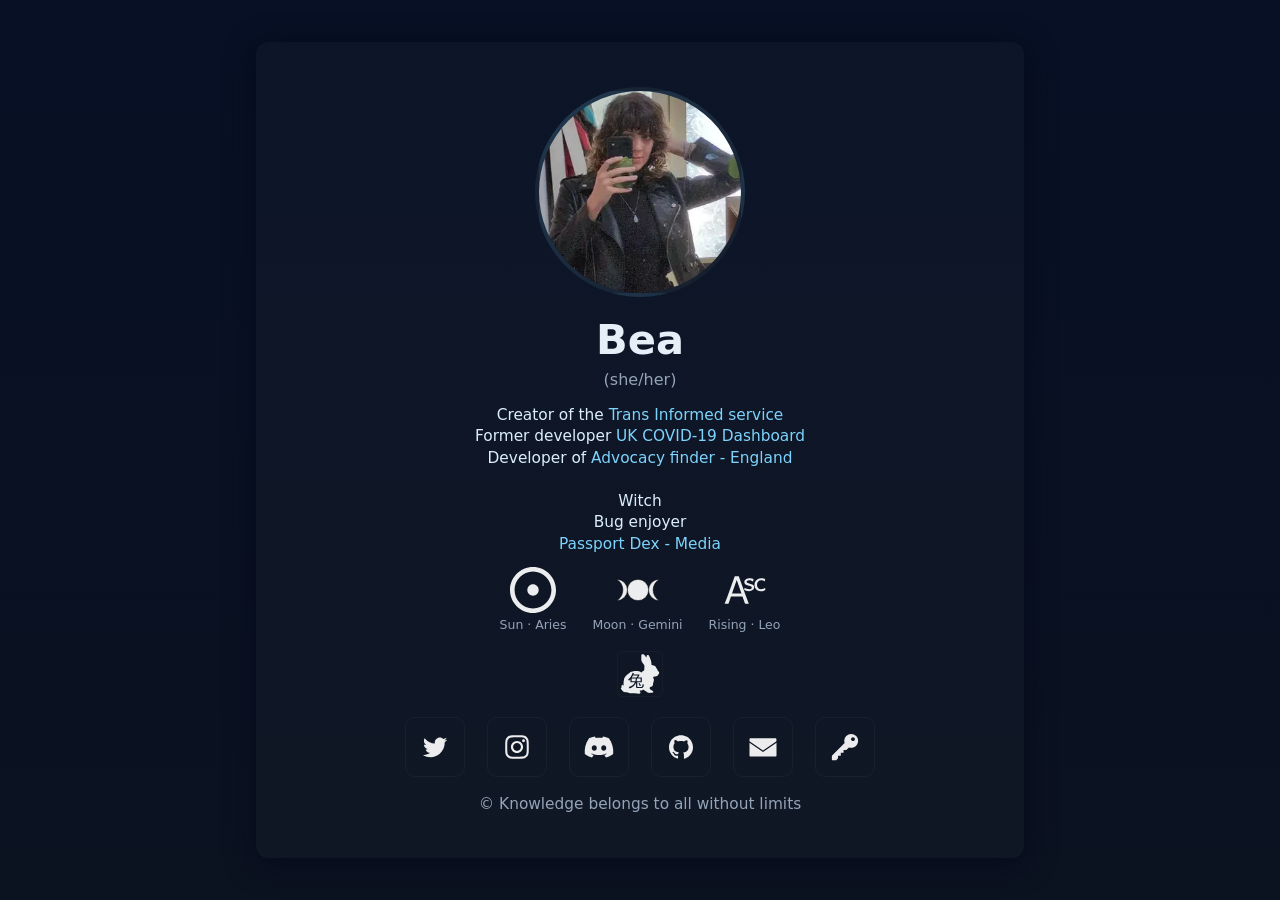
<file: index.html>
<!doctype html>
<html lang="en">

<head>
  <meta charset="utf-8">
  <meta name="viewport" content="width=device-width,initial-scale=1">
  <title>Bea - beawitcht</title>
  <link rel="stylesheet" href="styles.css">
</head>

<body>
  <main class="card">
    <div class="avatar" role="img" aria-label="Profile image">
      <img src="images/me.webp" alt="Bea">
    </div>
    <h1>Bea</h1>
    <p class="pronouns">(she/her)</p>

    <p class="roles">Creator of the <a href="https://www.transinformed.co.uk/" target="_blank" rel="noopener">Trans Informed
        service</a>
      <br>Former developer <a href="https://web.archive.org/web/20220326071240/https://coronavirus.data.gov.uk/"
        target="_blank" rel="noopener">UK COVID-19 Dashboard</a><br>
        Developer of <a href="https://advocacy.beawitcht.com/"
        rel="noopener">Advocacy finder - England</a>
      <br> 
      <br>Witch
      <br>Bug enjoyer
      <br><a href="https://passportdex.com/beawitcht">Passport Dex - Media</a>
      <br>
      <span class="big-three" aria-label="Astrology: sun, moon, rising">
        <span class="astro" role="img" aria-label="Sun symbol">
          <svg fill="#ecedee" version="1.1" id="Capa_1" xmlns="http://www.w3.org/2000/svg"
            xmlns:xlink="http://www.w3.org/1999/xlink" viewBox="0 0 482.112 482.112" xml:space="preserve">
            <g>
              <path
                d="M241.055,0C108.141,0,0.007,108.134,0.007,241.048c0,132.922,108.134,241.064,241.048,241.064   c132.915,0,241.05-108.142,241.05-241.064C482.105,108.134,373.97,0,241.055,0z M241.055,434.267   c-106.53,0-193.202-86.68-193.202-193.218c0-106.531,86.672-193.203,193.202-193.203c106.53,0,193.204,86.672,193.204,193.203   C434.259,347.587,347.585,434.267,241.055,434.267z" />
              <path
                d="M241.055,181.561c-32.862,0-59.494,26.634-59.494,59.496s26.632,59.496,59.494,59.496   c32.863,0,59.496-26.634,59.496-59.496S273.918,181.561,241.055,181.561z" />
            </g>
          </svg>
          <span class="label">Sun · Aries</span>
        </span>

        <span class="astro" role="img" aria-label="Moon symbol">
          <svg viewBox="0 0 800 412" xmlns="http://www.w3.org/2000/svg" xmlns:xlink="http://www.w3.org/1999/xlink">
            <g stroke-width="6" stroke-miterlimit="10" stroke="#000000" transform="translate(16,6)scale(1.28,1.28)"
              fill="#ecedee">
              <circle cx="300" cy="156" r="144" />
              <path d="M12,12A144,144 0 0,1 12,300A166.276878,166.276878 0 0,0 12,12Z" />
              <path d="M588,300A144,144 0 0,1 588,12A166.276878,166.276878 0 0,0 588,300Z" />
            </g>
          </svg>
          <span class="label">Moon · Gemini</span>
        </span>

        <span class="astro" role="img" aria-label="Ascendant symbol">
          <svg viewBox="0 0 12 12" version="1.1">
            <g fill="#ecedee">
              <path
                d="M 1.6881836,9.5644531 H 0.6872066 C 0.77509727,9.3658854 0.86949827,9.141276 0.9704096,8.890625 1.0713209,8.639974 1.2047846,8.2867838 1.3708006,7.8310546 L 3.3239254,2.4355468 h 1.0498047 l 1.953125,5.3955078 C 6.4896155,8.2835286 6.623079,8.6367188 6.7272457,8.890625 6.8314124,9.1445312 6.9258134,9.3691406 7.0104489,9.5644531 H 6.0094723 L 5.3454098,7.6845703 H 2.3424806 Z M 5.0817379,6.9277343 3.8366207,3.3876953 2.6061516,6.9277343 Z" />
              <path
                d="M 8.234277,3.1972656 8.1122067,3.7539062 C 7.9982744,3.6920573 7.8550452,3.6269531 7.6825192,3.5585937 7.5099931,3.4869791 7.3179358,3.4511718 7.1063473,3.4511718 c -0.2539063,0 -0.4296875,0.045573 -0.5273437,0.1367188 -0.094401,0.087891 -0.1416016,0.1790365 -0.1416016,0.2734375 0,0.07487 0.017904,0.1383464 0.053711,0.1904297 0.039063,0.052083 0.1171877,0.1009115 0.234375,0.1464843 0.1171875,0.042318 0.2945964,0.089519 0.5322266,0.1416016 0.3092448,0.065104 0.5745443,0.1692707 0.7958984,0.3125 0.2213542,0.1432292 0.3320313,0.3613282 0.3320313,0.6542969 0,0.2864584 -0.1285807,0.5273438 -0.3857422,0.7226562 C 7.7459958,6.2246094 7.436751,6.3222656 7.0721677,6.3222656 6.7922198,6.3222656 6.5350583,6.2864586 6.3006833,6.2148437 6.0695636,6.1432291 5.8872719,6.0569661 5.7538083,5.9560546 l 0.1708985,-0.571289 c 0.1529948,0.1302084 0.3385417,0.234375 0.5566406,0.3125 0.2213542,0.078125 0.4231771,0.1171875 0.6054688,0.1171875 0.1985677,0 0.3613281,-0.043945 0.4882812,-0.131836 0.1302083,-0.087891 0.1953125,-0.1871744 0.1953125,-0.2978515 0,-0.1171875 -0.061849,-0.2213542 -0.1855469,-0.3125 C 7.4644203,4.9778646 7.2137692,4.8867187 6.8329098,4.7988281 6.4162431,4.7044271 6.1428056,4.5791015 6.0125973,4.4228515 5.8856442,4.2666015 5.8221676,4.0908203 5.8221676,3.8955078 c 0,-0.097656 0.037435,-0.2213542 0.1123047,-0.3710938 C 6.0093421,3.3746744 6.141178,3.2412109 6.3299801,3.1240234 6.5220374,3.0035807 6.7922197,2.9433593 7.140527,2.9433593 c 0.2473958,0 0.4606119,0.027669 0.6396484,0.083008 0.1822917,0.052083 0.3336589,0.1090495 0.4541016,0.1708983 z" />
              <path
                d="m 11.244433,5.4189453 0.06836,0.5566406 c -0.175781,0.1204428 -0.35319,0.2083334 -0.532227,0.2636719 -0.175781,0.055339 -0.392252,0.083008 -0.649414,0.083008 -0.305989,0 -0.5843093,-0.065104 -0.8349603,-0.1953125 C 9.0455399,5.9934897 8.8453447,5.8046875 8.6956051,5.5605468 8.5491208,5.3164062 8.4758786,5.0250651 8.4758786,4.6865234 8.4758786,4.367513 8.5474932,4.0761719 8.6907223,3.8125 8.8372067,3.5488281 9.0422848,3.3388671 9.3059567,3.1826171 9.5728838,3.0231119 9.888639,2.9433593 10.253222,2.9433593 c 0.224609,0 0.419922,0.026042 0.585937,0.078125 0.166016,0.048828 0.3125,0.1123046 0.439454,0.1904297 L 11.156542,3.7832031 C 11.003547,3.6790365 10.848925,3.6009115 10.692675,3.5488281 10.53968,3.4934891 10.375292,3.4658201 10.199511,3.4658201 c -0.302734,0 -0.5582679,0.1057943 -0.7666012,0.3173828 -0.2050781,0.2083334 -0.3076172,0.4996745 -0.3076172,0.8740234 0,0.3417969 0.096029,0.6184896 0.288086,0.8300781 0.1920573,0.2083334 0.4541015,0.3125 0.7861324,0.3125 0.205078,0 0.392253,-0.032552 0.561523,-0.097656 0.172526,-0.065104 0.333659,-0.159505 0.483399,-0.2832031 z" />

            </g>
          </svg>
          <span class="label">Rising · Leo</span>
        </span>
      </span>
    </p>

    <div class="year-rabbit" aria-label="Year of the Rabbit">
      <img src="images/rabbit.svg" alt="Year of the Rabbit" class="rabbit-img">
    </div>

    <div class="socials" aria-label="social links">
      <a class="social" href="https://twitter.com/beawitcht" target="_blank" rel="noopener" aria-label="Twitter">
        <svg viewBox="0 0 40 40" aria-hidden="true">
          <path
            d="M36.3,10.2c-1,1.3-2.1,2.5-3.4,3.5c0,0.2,0,0.4,0,1c0,1.7-0.2,3.6-0.9,5.3c-0.6,1.7-1.2,3.5-2.4,5.1 c-1.1,1.5-2.3,3.1-3.7,4.3c-1.4,1.2-3.3,2.3-5.3,3c-2.1,0.8-4.2,1.2-6.6,1.2c-3.6,0-7-1-10.2-3c0.4,0,1.1,0.1,1.5,0.1 c3.1,0,5.9-1,8.2-2.9c-1.4,0-2.7-0.4-3.8-1.3c-1.2-1-1.9-2-2.2-3.3c0.4,0.1,1,0.1,1.2,0.1c0.6,0,1.2-0.1,1.7-0.2 c-1.4-0.3-2.7-1.1-3.7-2.3s-1.4-2.6-1.4-4.2v-0.1c1,0.6,2,0.9,3,0.9c-1-0.6-1.5-1.3-2.2-2.4c-0.6-1-0.9-2.1-0.9-3.3s0.3-2.3,1-3.4 c1.5,2.1,3.6,3.6,6,4.9s4.9,2,7.6,2.1c-0.1-0.6-0.1-1.1-0.1-1.4c0-1.8,0.8-3.5,2-4.7c1.2-1.2,2.9-2,4.7-2c2,0,3.6,0.8,4.8,2.1 c1.4-0.3,2.9-0.9,4.2-1.5c-0.4,1.5-1.4,2.7-2.9,3.6C33.8,11.2,35.1,10.9,36.3,10.2L36.3,10.2z" />
        </svg>
      </a>
      <a class="social" href="https://www.instagram.com/beawitcht/" target="_blank" rel="noopener"
        aria-label="Instagram">
        <svg viewBox="0 0 40 40" aria-hidden="true">
          <path
            d="M20,7c4.2,0,4.7,0,6.3,0.1c1.5,0.1,2.3,0.3,3,0.5C30,8,30.5,8.3,31.1,8.9c0.5,0.5,0.9,1.1,1.2,1.8c0.2,0.5,0.5,1.4,0.5,3 C33,15.3,33,15.8,33,20s0,4.7-0.1,6.3c-0.1,1.5-0.3,2.3-0.5,3c-0.3,0.7-0.6,1.2-1.2,1.8c-0.5,0.5-1.1,0.9-1.8,1.2 c-0.5,0.2-1.4,0.5-3,0.5C24.7,33,24.2,33,20,33s-4.7,0-6.3-0.1c-1.5-0.1-2.3-0.3-3-0.5C10,32,9.5,31.7,8.9,31.1 C8.4,30.6,8,30,7.7,29.3c-0.2-0.5-0.5-1.4-0.5-3C7,24.7,7,24.2,7,20s0-4.7,0.1-6.3c0.1-1.5,0.3-2.3,0.5-3C8,10,8.3,9.5,8.9,8.9 C9.4,8.4,10,8,10.7,7.7c0.5-0.2,1.4-0.5,3-0.5C15.3,7.1,15.8,7,20,7z M20,4.3c-4.3,0-4.8,0-6.5,0.1c-1.6,0-2.8,0.3-3.8,0.7 C8.7,5.5,7.8,6,6.9,6.9C6,7.8,5.5,8.7,5.1,9.7c-0.4,1-0.6,2.1-0.7,3.8c-0.1,1.7-0.1,2.2-0.1,6.5s0,4.8,0.1,6.5 c0,1.6,0.3,2.8,0.7,3.8c0.4,1,0.9,1.9,1.8,2.8c0.9,0.9,1.7,1.4,2.8,1.8c1,0.4,2.1,0.6,3.8,0.7c1.6,0.1,2.2,0.1,6.5,0.1 s4.8,0,6.5-0.1c1.6-0.1,2.9-0.3,3.8-0.7c1-0.4,1.9-0.9,2.8-1.8c0.9-0.9,1.4-1.7,1.8-2.8c0.4-1,0.6-2.1,0.7-3.8 c0.1-1.6,0.1-2.2,0.1-6.5s0-4.8-0.1-6.5c-0.1-1.6-0.3-2.9-0.7-3.8c-0.4-1-0.9-1.9-1.8-2.8c-0.9-0.9-1.7-1.4-2.8-1.8 c-1-0.4-2.1-0.6-3.8-0.7C24.8,4.3,24.3,4.3,20,4.3L20,4.3L20,4.3z" />
          <path
            d="M20,11.9c-4.5,0-8.1,3.7-8.1,8.1s3.7,8.1,8.1,8.1s8.1-3.7,8.1-8.1S24.5,11.9,20,11.9z M20,25.2c-2.9,0-5.2-2.3-5.2-5.2 s2.3-5.2,5.2-5.2s5.2,2.3,5.2,5.2S22.9,25.2,20,25.2z" />
          <path d="M30.6,11.6c0,1-0.8,1.9-1.9,1.9c-1,0-1.9-0.8-1.9-1.9s0.8-1.9,1.9-1.9C29.8,9.7,30.6,10.5,30.6,11.6z" />
        </svg>
      </a>
      <a class="social" href="discord://-/users/128923884996001793" aria-label="Discord">
        <svg viewBox="0 0 40 40" aria-hidden="true">
          <path
            d="M33.2,8.3c-2.5-1.1-5.1-1.9-7.9-2.4c-0.3,0.6-0.7,1.4-1,2c-2.9-0.4-5.8-0.4-8.7,0c-0.3-0.6-0.7-1.4-1-2 c-2.8,0.5-5.4,1.3-7.9,2.4c-5,7.2-6.3,14.2-5.6,21.1c3.3,2.3,6.5,3.8,9.6,4.7c0.8-1,1.5-2.1,2.1-3.3c-1.1-0.4-2.2-0.9-3.2-1.5 c0.3-0.2,0.5-0.4,0.8-0.6c6.3,2.8,13,2.8,19.2,0c0.3,0.2,0.5,0.4,0.8,0.6c-1,0.6-2.1,1.1-3.2,1.5c0.6,1.1,1.3,2.2,2.1,3.3 c3.1-0.9,6.3-2.4,9.6-4.7C39.7,21.4,37.5,14.4,33.2,8.3z M13.7,25.1c-1.9,0-3.4-1.7-3.4-3.7s1.5-3.7,3.4-3.7c1.9,0,3.5,1.7,3.4,3.7 C17.1,23.4,15.6,25.1,13.7,25.1z M26.3,25.1c-1.9,0-3.4-1.7-3.4-3.7s1.5-3.7,3.4-3.7c1.9,0,3.5,1.7,3.4,3.7 C29.7,23.4,28.2,25.1,26.3,25.1z" />
        </svg>
      </a>
      <a class="social" href="https://github.com/beawitcht" target="_blank" rel="noopener" aria-label="GitHub">
        <svg viewBox="0 0 40 40" aria-hidden="true">
          <path
            d="M36,20.3c0,3.5-1,6.6-3.1,9.4c-2,2.8-4.7,4.7-7.9,5.8c-0.4,0.1-0.6,0-0.8-0.1c-0.2-0.2-0.3-0.4-0.3-0.6v-4.4 c0-1.3-0.4-2.3-1.1-3c0.8-0.1,1.5-0.2,2.1-0.4c0.6-0.2,1.3-0.4,2-0.8c0.7-0.4,1.2-0.8,1.7-1.4c0.5-0.5,0.8-1.3,1.1-2.2 s0.4-2,0.4-3.1c0-1.7-0.5-3.1-1.6-4.3c0.5-1.3,0.5-2.7-0.2-4.2c-0.4-0.1-1,0-1.7,0.2c-0.7,0.3-1.4,0.6-1.9,0.9L24,12.5 c-1.3-0.4-2.6-0.5-4-0.5s-2.7,0.2-4,0.5c-0.2-0.2-0.5-0.3-0.9-0.6c-0.4-0.2-0.9-0.5-1.7-0.8c-0.8-0.3-1.4-0.4-1.8-0.3 c-0.6,1.6-0.7,3-0.1,4.2c-1.1,1.2-1.6,2.6-1.6,4.3c0,1.2,0.1,2.2,0.4,3.1s0.6,1.6,1.1,2.2s1,1,1.7,1.4c0.7,0.4,1.3,0.6,2,0.8 c0.6,0.2,1.3,0.3,2.1,0.4c-0.6,0.5-0.9,1.2-1,2.1c-0.3,0.1-0.6,0.2-0.9,0.3c-0.3,0.1-0.7,0.1-1.2,0.1c-0.5,0-0.9-0.1-1.4-0.4 c-0.5-0.3-0.8-0.7-1.2-1.3c-0.3-0.4-0.6-0.8-1-1.1c-0.4-0.3-0.8-0.4-1-0.5L9,26.5c-0.3,0-0.5,0-0.6,0.1c-0.1,0.1-0.1,0.1-0.1,0.2 c0,0.1,0.1,0.2,0.2,0.3c0.1,0.1,0.2,0.2,0.3,0.2l0.1,0.1c0.3,0.1,0.6,0.4,0.9,0.8s0.5,0.7,0.7,1.1l0.2,0.5c0.2,0.5,0.5,1,0.9,1.3 c0.4,0.3,0.9,0.5,1.4,0.6c0.5,0.1,1,0.1,1.4,0.1c0.5,0,0.9,0,1.2-0.1l0.5-0.1c0,0.5,0,1.1,0,1.9c0,0.7,0,1.1,0,1.1 c0,0.2-0.1,0.5-0.3,0.6c-0.2,0.2-0.5,0.2-0.8,0.1c-3.2-1.1-5.8-3-7.9-5.8S4,23.8,4,20.3c0-2.9,0.7-5.6,2.1-8S9.5,7.8,12,6.4 s5.1-2.1,8-2.1s5.6,0.7,8,2.1s4.4,3.4,5.8,5.8S36,17.4,36,20.3L36,20.3z" />
        </svg>
      </a>
      <a class="social" href="mailto:bea@beawitcht.com" aria-label="Email">
        <svg viewBox="0 0 40 40" aria-hidden="true">
          <path
            d="M37.5,12.6l-17.5,11.9L2.5,12.6c-.2-.1-.3-.2-.5-.2v-2.7c0-.8.6-1.4,1.4-1.4h33.1c.8,0,1.4.6,1.4,1.4v2.7c-.2,0-.4,0-.5.2ZM19.5,26.3c.2.1.3.2.5.2s.4,0,.5-.2l17.5-11.9v16.9c0,.8-.6,1.4-1.4,1.4H3.4c-.8,0-1.4-.6-1.4-1.4V14.4l17.5,11.9Z" />
        </svg>
      </a>
      <a class="social" href="https://www.transinformed.co.uk/static/beawitcht_public.asc" target="_blank"
        rel="noopener" aria-label="Public key">
        <svg viewBox="0 0 40 40" aria-hidden="true">
          <path
            d="M8.3,37.5C8.3,37.5,8.3,37.5,8.3,37.5l2.4-2.4v-3.6h3.6l0.1-0.1v-3.6H18l0.1-0.1v-3.6h3.6l3.6-3.6 c3.2,1.1,6.9,0.4,9.5-2.2c3.6-3.6,3.6-9.5,0-13.1c-3.6-3.6-9.5-3.6-13.1,0c-2.6,2.6-3.3,6.3-2.2,9.5l-17,17c0,0,0,0,0,0v5.8H8.3z M28.8,7.6c1-1,2.6-1,3.7,0c1,1,1,2.6,0,3.7c-1,1-2.6,1-3.7,0C27.7,10.2,27.7,8.6,28.8,7.6z" />
        </svg>
      </a>
    </div>

    <footer class="small">©️ Knowledge belongs to all without limits</footer>
  </main>
</body>

</html>
</file>
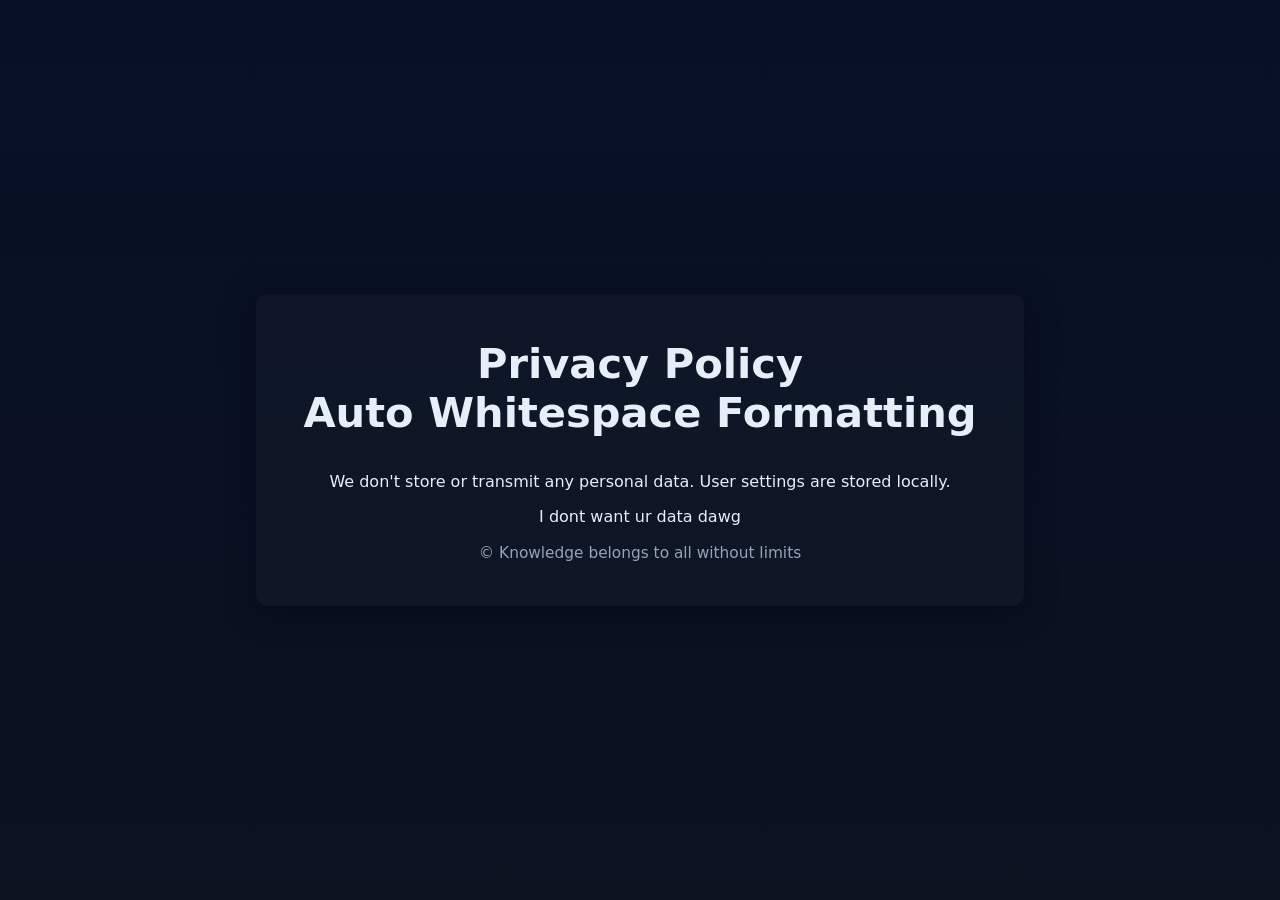
<file: policy.html>
<!doctype html>
<html lang="en">

<head>
  <meta charset="utf-8">
  <meta name="viewport" content="width=device-width,initial-scale=1">
  <title>Bea — beawitcht</title>
  <link rel="stylesheet" href="styles.css">
</head>

<body>
  <main class="card">
    </div>
    <h1>Privacy Policy <br> Auto Whitespace Formatting</h1>
    <br>
    <p>We don't store or transmit any personal data. User settings are stored locally.</p>
    <p>I dont want ur data dawg</p>
    
    <footer class="small">©️ Knowledge belongs to all without limits</footer>
  </main>
</body>

</html>
</file>
<file: styles.css>
:root {
  --bg: #0f1724;
  --card: #0b1220;
  --accent: #7dd3fc;
  --muted: #94a3b8;
}

* {
  box-sizing: border-box
}

html,
body {
  height: 100%
}

body {
  margin: 0;
  font-family: Inter, system-ui, -apple-system, Segoe UI, Roboto, Helvetica, Arial;
  background: linear-gradient(180deg, #071025 0%, #0b1220 100%);
  color: #e6eef8;
  display: flex;
  align-items: center;
  justify-content: center;
  padding: 16px;
}

.card {
  max-width: 840px;
  width: clamp(360px, 60vw, 840px);
  background: rgba(255, 255, 255, 0.02);
  padding: clamp(16px, 3.5vw, 54px);
  border-radius: 12px;
  text-align: center;
  box-shadow: 0 6px 30px rgba(2, 6, 23, 0.6);
}

.avatar {
  width: clamp(108px, 20vw, 210px);
  height: clamp(108px, 20vw, 210px);
  margin: 0 auto 18px;
  border-radius: 50%;
  overflow: hidden;
  background: linear-gradient(135deg, #18324a, #0b1220);
  display: block;
  border: clamp(2px, 0.4vw, 4px) solid rgba(255, 255, 255, 0.04);
}

.avatar img {
  width: 100%;
  height: 100%;
  object-fit: cover;
  display: block
}

.h1 {
  margin: 0
}

h1 {
  margin: 0;
  font-size: clamp(1.6rem, 3.5vw, 2.6rem)
}

.pronouns {
  color: var(--muted);
  margin: 6px 0 14px
}

.roles {
  line-height: 1.4;
  color: #dceefb;
  font-size: clamp(.95rem, 1.2vw, 1.1rem)
}

.roles a {
  color: var(--accent);
  text-decoration: none
}

.links {
  margin-top: 22px;
  display: flex;
  flex-wrap: wrap;
  gap: 10px;
  justify-content: center
}

.links {
  margin-top: 22px;
  display: flex;
  flex-wrap: wrap;
  gap: 10px;
  justify-content: center
}

.btn {
  display: inline-block;
  padding: clamp(6px, 1.6vw, 14px) clamp(12px, 2.6vw, 20px);
  background: rgba(255, 255, 255, 0.03);
  color: inherit;
  border-radius: 10px;
  text-decoration: none;
  border: 1px solid rgba(255, 255, 255, 0.03)
}

.btn:hover {
  transform: translateY(-2px);
  box-shadow: 0 6px 18px rgba(0, 0, 0, 0.4)
}

.socials {
  margin-top: 20px;
  display: flex;
  gap: clamp(12px, 2.8vw, 22px);
  justify-content: center;
  align-items: center
}

.social {
  display: inline-grid;
  place-items: center;
  width: clamp(40px, 6.5vw, 60px);
  height: clamp(40px, 6.5vw, 60px);
  border-radius: 10px;
  background: transparent;
  color: rgba(255, 255, 255, 0.92);
  text-decoration: none;
  border: 1px solid rgba(255, 255, 255, 0.04)
}

.social svg {
  width: clamp(18px, 3.2vw, 30px);
  height: clamp(18px, 3.2vw, 30px);
  fill: currentColor
}

.social:hover {
  transform: translateY(-3px);
  box-shadow: 0 8px 20px rgba(2, 6, 23, 0.45)
}

.small {
  margin-top: 18px;
  color: var(--muted);
  font-size: clamp(.85rem, 1.2vw, 1rem)
}

.big-three {
  display: flex;
  gap: clamp(8px, 2vw, 18px);
  justify-content: center;
  align-items: center;
  margin-top: 8px
}

.astro {
  display: inline-flex;
  flex-direction: column;
  align-items: center;
  gap: 6px;
  color: inherit;
  text-decoration: none
}

.astro svg {
  width: clamp(30px, 5.2vw, 46px);
  height: clamp(30px, 5.2vw, 46px);
  display: block
}

.astro .label {
  font-size: clamp(.78rem, .95vw, .95rem);
  color: var(--muted);
  line-height: 1
}

.astro[role="img"] {
  background: transparent;
  border-radius: 8px;
  padding: 4px
}

.chinese {
  display: flex;
  justify-content: center;
  margin-top: 10px
}

.ch-astro {
  display: inline-flex;
  flex-direction: column;
  align-items: center;
  gap: 8px;
  color: inherit
}

.ch-astro svg {
  width: clamp(40px, 6.5vw, 64px);
  height: clamp(40px, 6.5vw, 64px);
  display: block
}

.ch-astro .label {
  font-size: clamp(.78rem, .95vw, .95rem);
  color: var(--muted)
}

.year-rabbit {
  display: flex;
  justify-content: center;
  margin-top: 12px;
  margin-bottom: 6px
}

.rabbit-img {
  width: clamp(30px, 5.2vw, 46px);
  height: auto;
  display: block;
  border-radius: 6px;
  border: 1px solid rgba(255, 255, 255, 0.03)
}


svg {
  max-width: 100%;
  height: auto;
  display: block;
}

@media (max-width:420px) {
  .card {
    padding: 16px
  }

  h1 {
    font-size: 1.6rem
  }

  .roles {
    font-size: .95rem
  }
}
</file>
